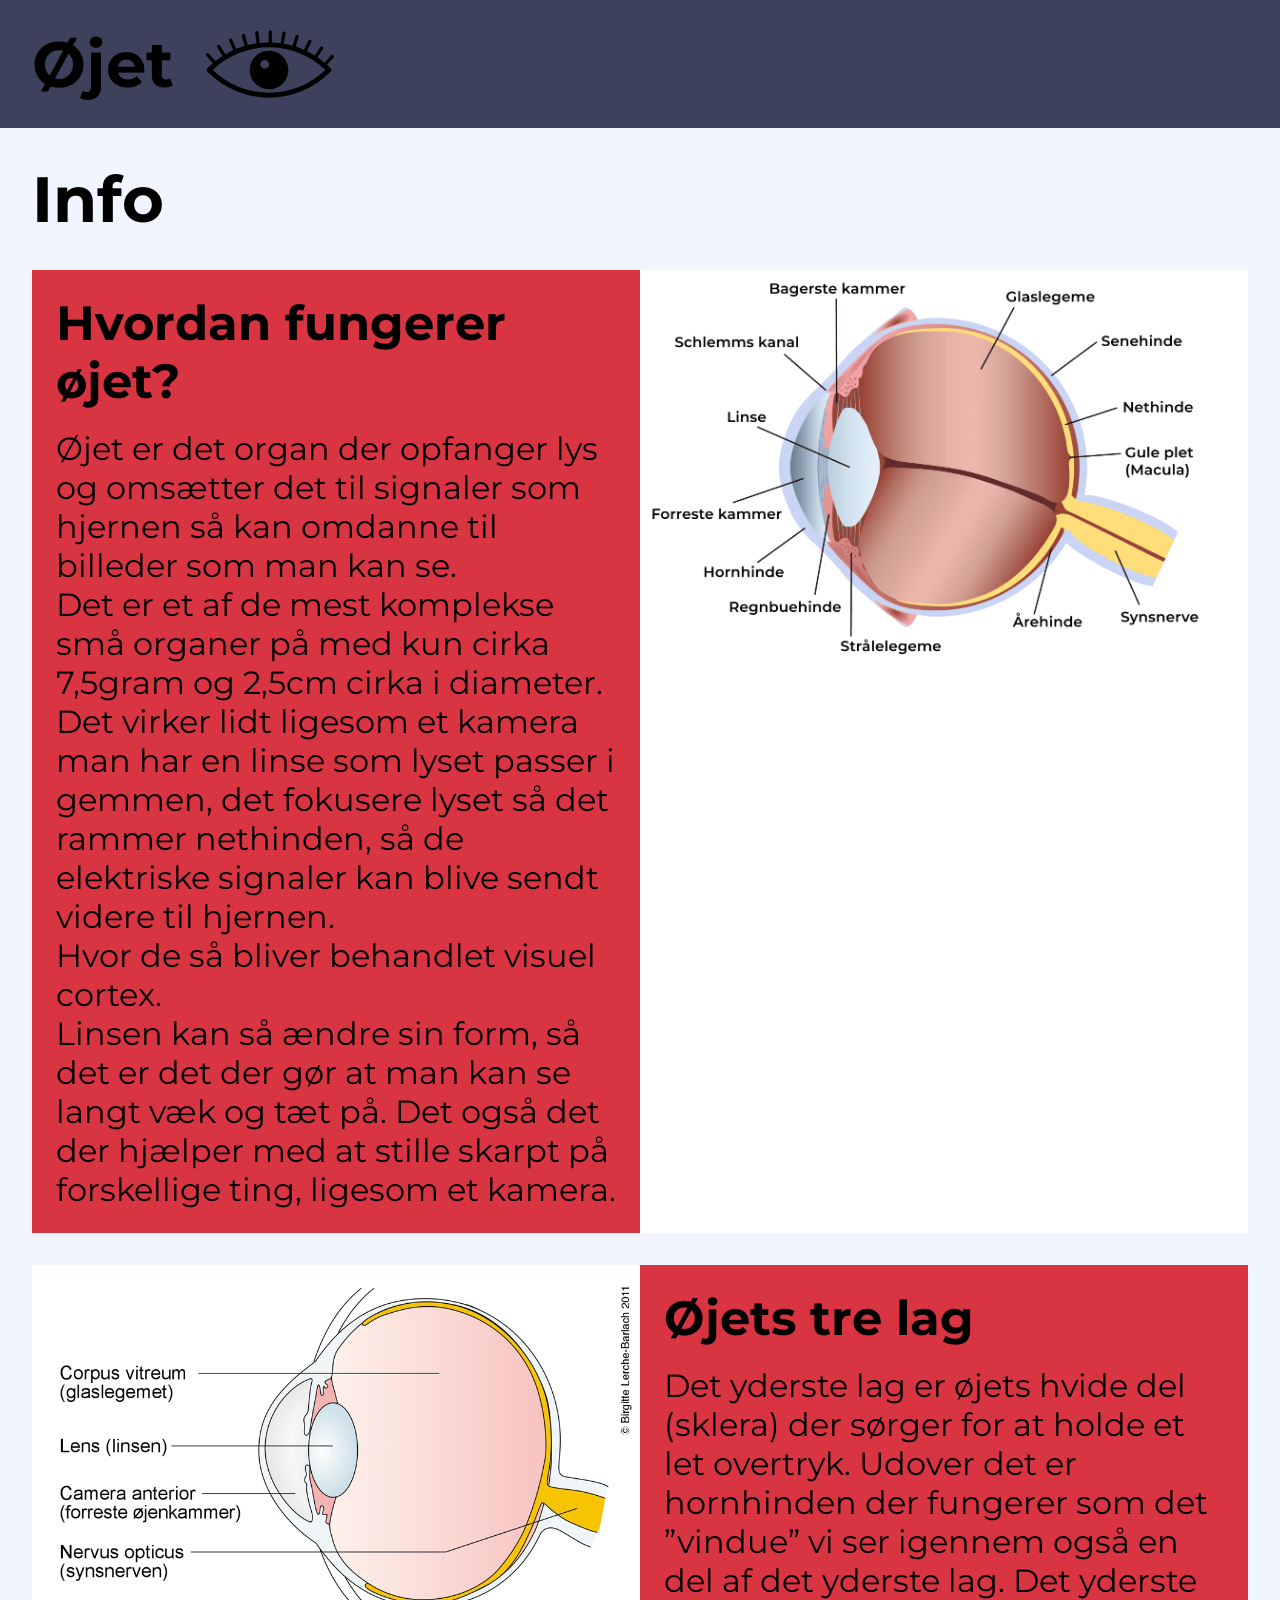
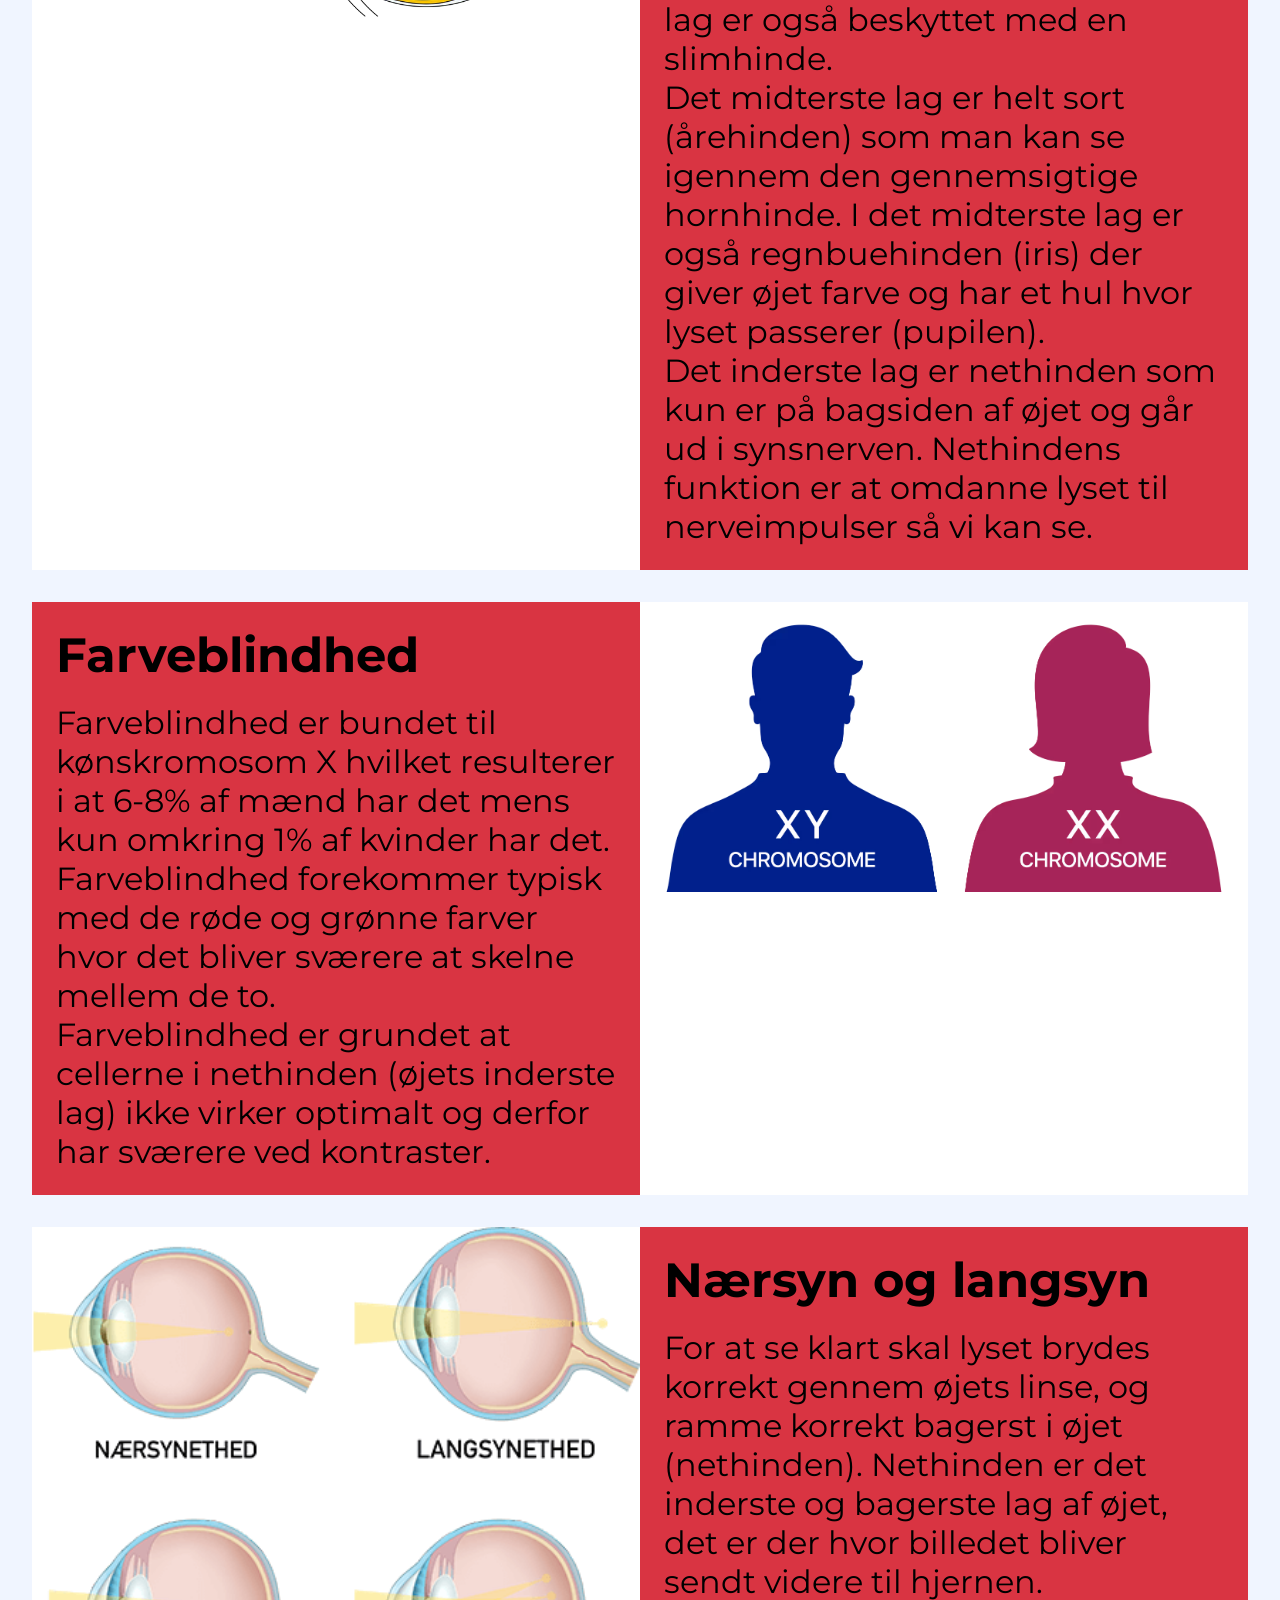
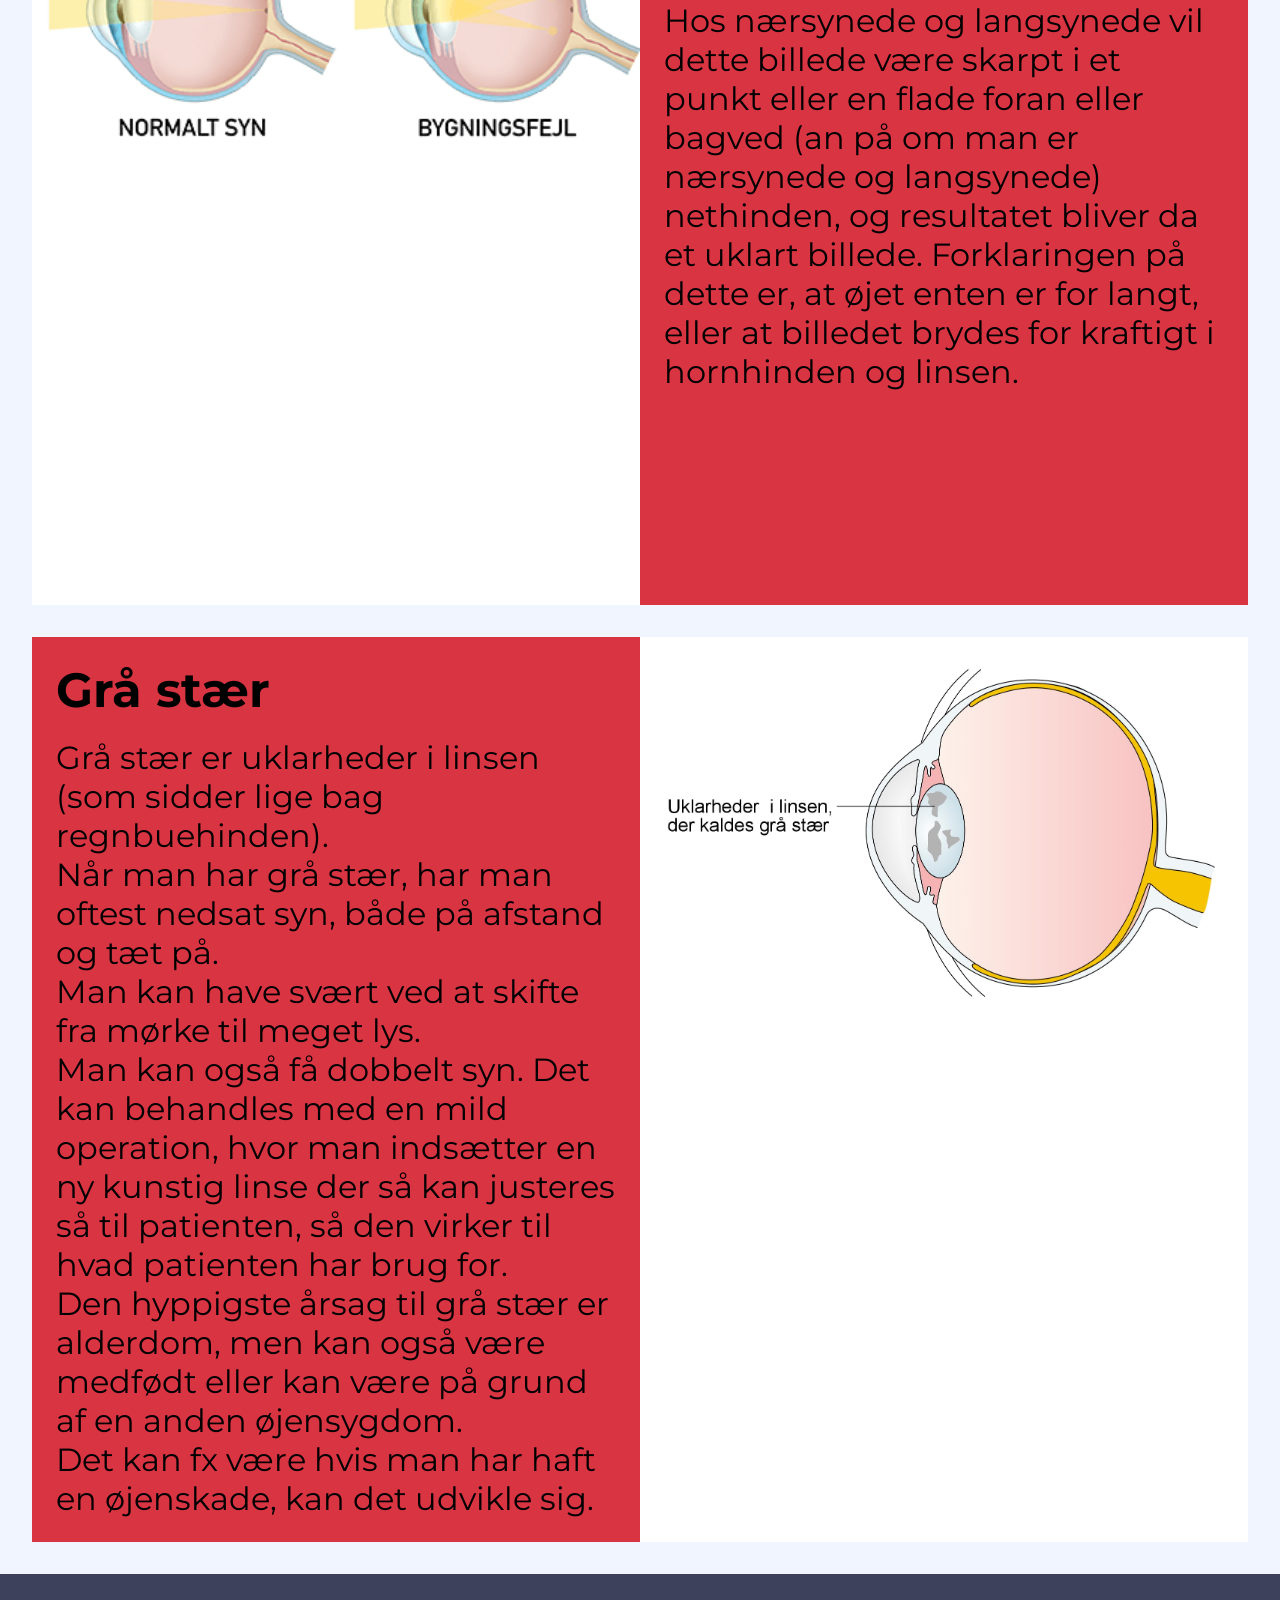
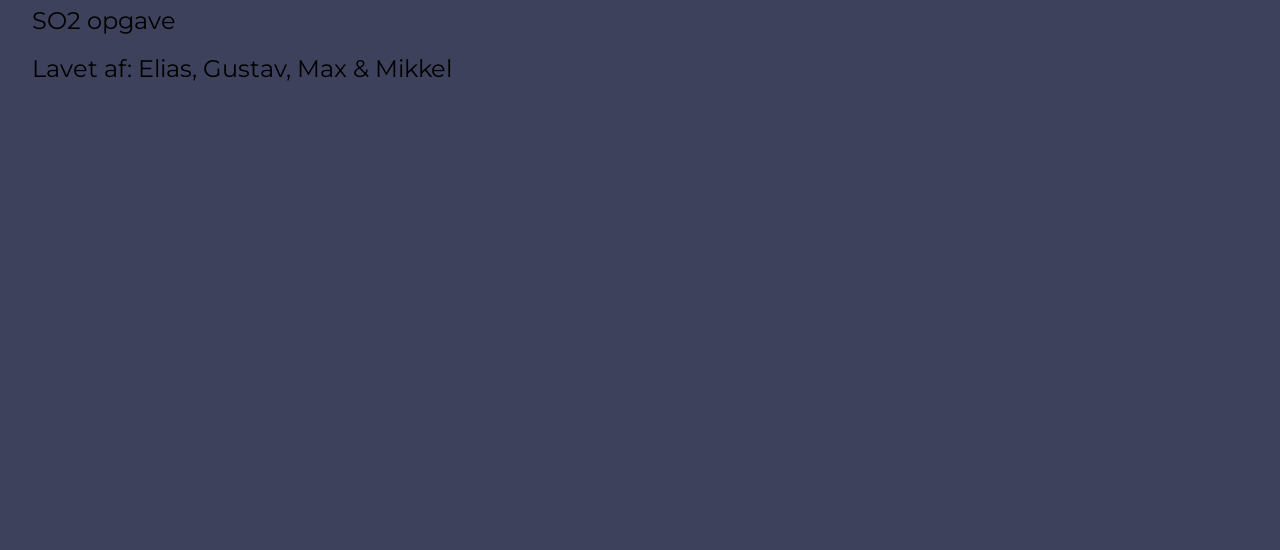
<file: info.html>
<!DOCTYPE html>
<html>  
<meta charset="UTF-8"> 
<head>
  <link href='https://fonts.googleapis.com/css?family=Montserrat' rel='stylesheet'>
  <link href="style/style.css" rel="stylesheet" type="text/css">
  <link href="style/general.css" rel="stylesheet" type="text/css">
  <script src="components/header.js" type="text/javascript" defer></script>
  <script src="components/footer.js" type="text/javascript" defer></script>
  <script src="button.js" type="text/javascript" defer></script>
  <title>SO2 Øjet</title>
  <link rel="icon" href="assets/icon.ico" type="image/x-icon"> 
</head>
<body>
  <header-component></header-component>
  <h1 class="title">Info</h1>
  <div class="grid">
    <div class="text">
      <h2>Hvordan fungerer øjet?</h2>
      <br>
      <p>Øjet er det organ der opfanger lys og omsætter det til signaler som hjernen så kan omdanne til billeder som man kan se. <br> Det er et af de mest komplekse små organer på med kun cirka 7,5gram og  2,5cm cirka i diameter. <br> Det virker lidt ligesom et kamera man har en linse som lyset passer i gemmen, det fokusere lyset så det rammer nethinden, så de elektriske signaler kan blive sendt videre til hjernen. <br> Hvor de så bliver behandlet visuel cortex. <br> Linsen kan så ændre sin form, så det er det der gør at man kan se langt væk og tæt på. Det også det der hjælper med at stille skarpt på forskellige ting, ligesom et kamera.</p>
    </div>
    <div class="image" style="background-image: url(assets/front-picture-1.png);">
    </div>
    <div class="image" style="background-image: url(assets/picture-3-lag.png);">
    </div>
    <div class="text">
      <h2>Øjets tre lag</h2>
      <br>
      <p>Det yderste lag er øjets hvide del (sklera) der sørger for at holde et let overtryk. Udover det er hornhinden der fungerer som det ”vindue” vi ser igennem også en del af det yderste lag. Det yderste lag er også beskyttet med en slimhinde. <br> Det midterste lag er helt sort (årehinden) som man kan se igennem den gennemsigtige hornhinde. I det midterste lag er også regnbuehinden (iris) der giver øjet farve og har et hul hvor lyset passerer (pupilen). <br> Det inderste lag er nethinden som kun er på bagsiden af øjet og går ud i synsnerven. Nethindens funktion er at omdanne lyset til nerveimpulser så vi kan se.</p>
    </div>
    <div class="text">
      <h2>Farveblindhed</h2>
      <br>
      <p>Farveblindhed er bundet til kønskromosom X hvilket resulterer i at 6-8% af mænd har det mens kun omkring 1% af kvinder har det. <br> Farveblindhed forekommer typisk med de røde og grønne farver hvor det bliver sværere at skelne mellem de to. <br> Farveblindhed er grundet at cellerne i nethinden (øjets inderste lag) ikke virker optimalt og derfor har sværere ved kontraster.</p>
    </div>
    <div class="image" style="background-image: url(assets/man-and-woman-xx-xy.png);">
    </div>
    <div class="image" style="background-image: url(assets/syn.png);">
    </div>
    <div class="text">
      <h2>Nærsyn og langsyn</h2>
      <br>
      <p>For at se klart skal lyset brydes korrekt gennem øjets linse, og ramme korrekt bagerst i øjet (nethinden). Nethinden er det inderste og bagerste lag af øjet, det er der hvor billedet bliver sendt videre til hjernen. <br> Hos nærsynede og langsynede vil dette billede være skarpt i et punkt eller en flade foran eller bagved (an på om man er nærsynede og langsynede) nethinden, og resultatet bliver da et uklart billede. Forklaringen på dette er, at øjet enten er for langt, eller at billedet brydes for kraftigt i hornhinden og linsen.</p>
      <br><br><br><br><br><br><br><br><br><br>
    </div>
    <div class="text">
      <h2>Grå stær</h2>
      <br>
      <p>Grå stær er uklarheder i linsen (som sidder lige bag regnbuehinden). <br> Når man har grå stær, har man oftest nedsat syn, både på afstand og tæt på. <br> Man kan have svært ved at skifte fra mørke til meget lys. <br> Man kan også få dobbelt syn. Det kan behandles med en mild operation, hvor man indsætter en ny kunstig linse der så kan justeres så til patienten, så den virker til hvad patienten har brug for. <br> Den hyppigste årsag til grå stær er alderdom, men kan også være medfødt eller kan være på grund af en anden øjensygdom. <br> Det kan fx være hvis man har haft en øjenskade, kan det udvikle sig.</p>
    </div>
    <div class="image" style="background-image: url(assets/gra-str.png);">
    </div>
  </div>
  <footer-component></footer-component>
</body>
</file>
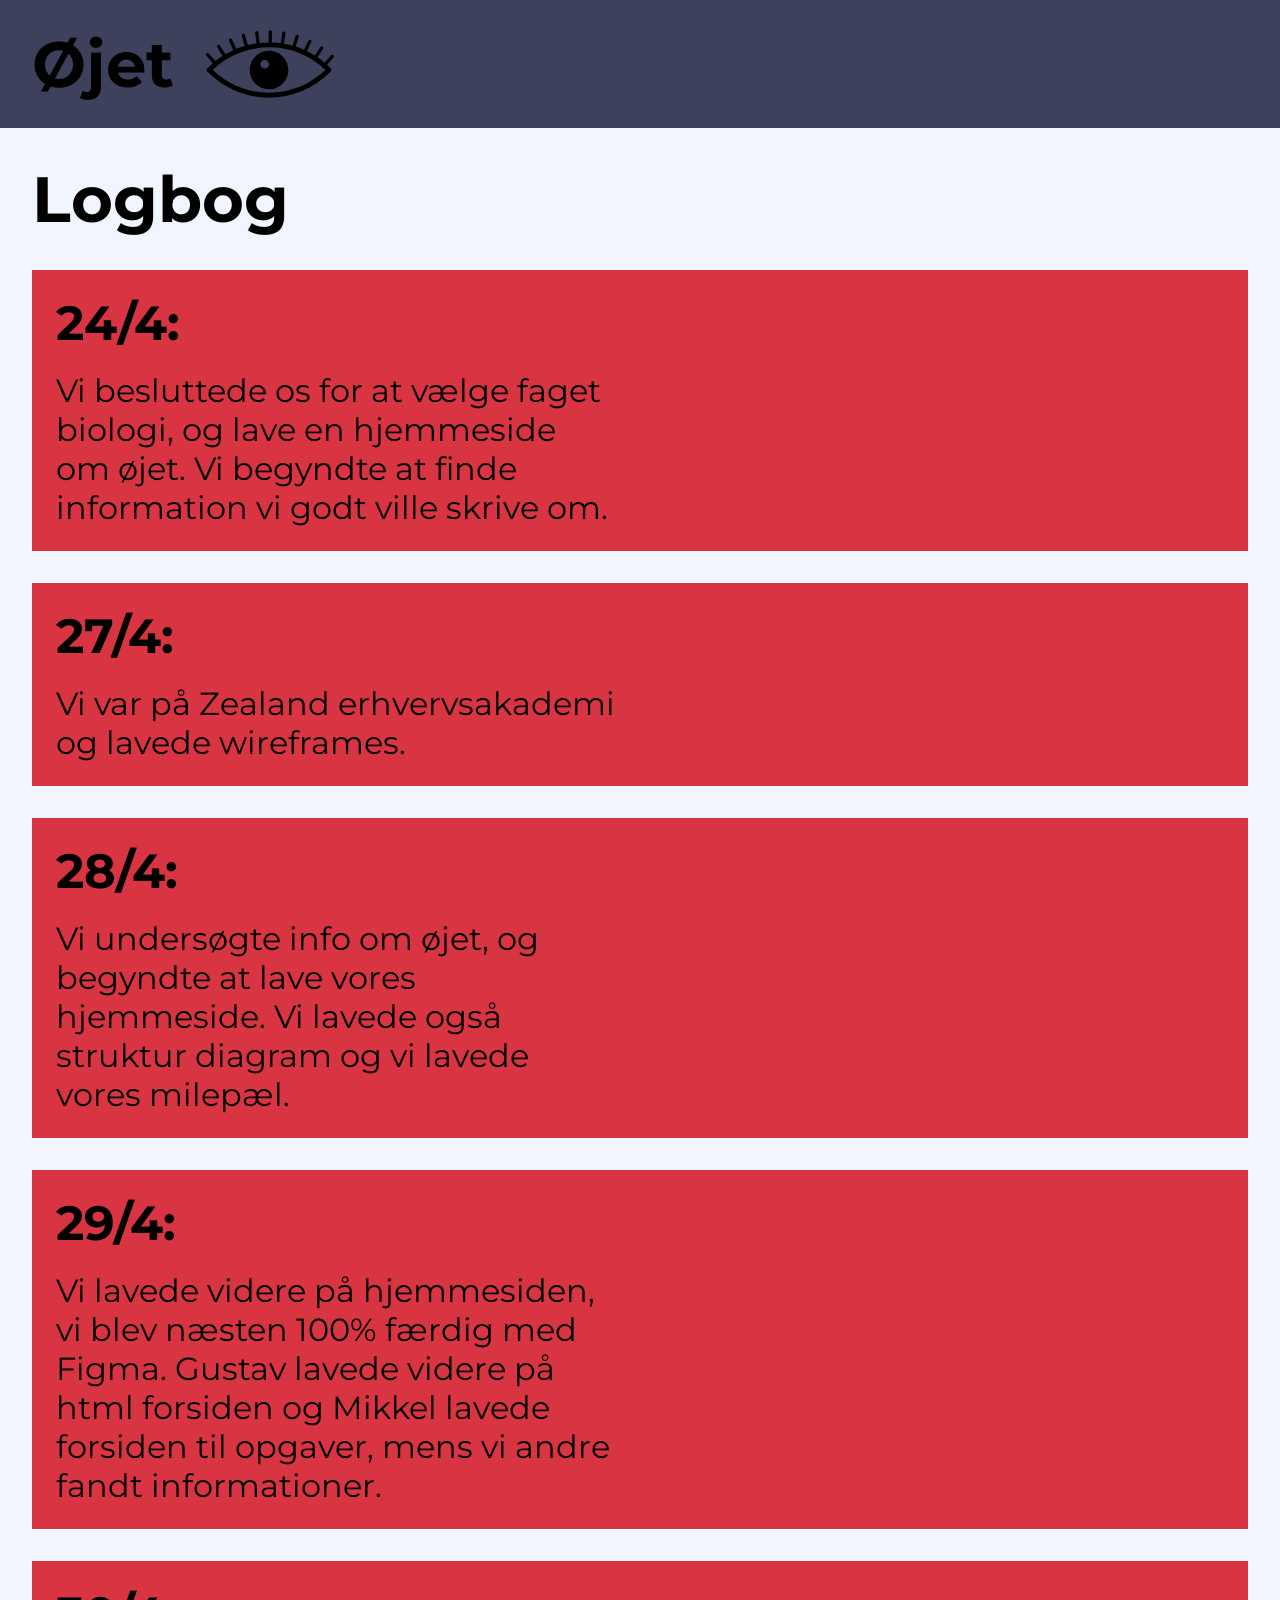
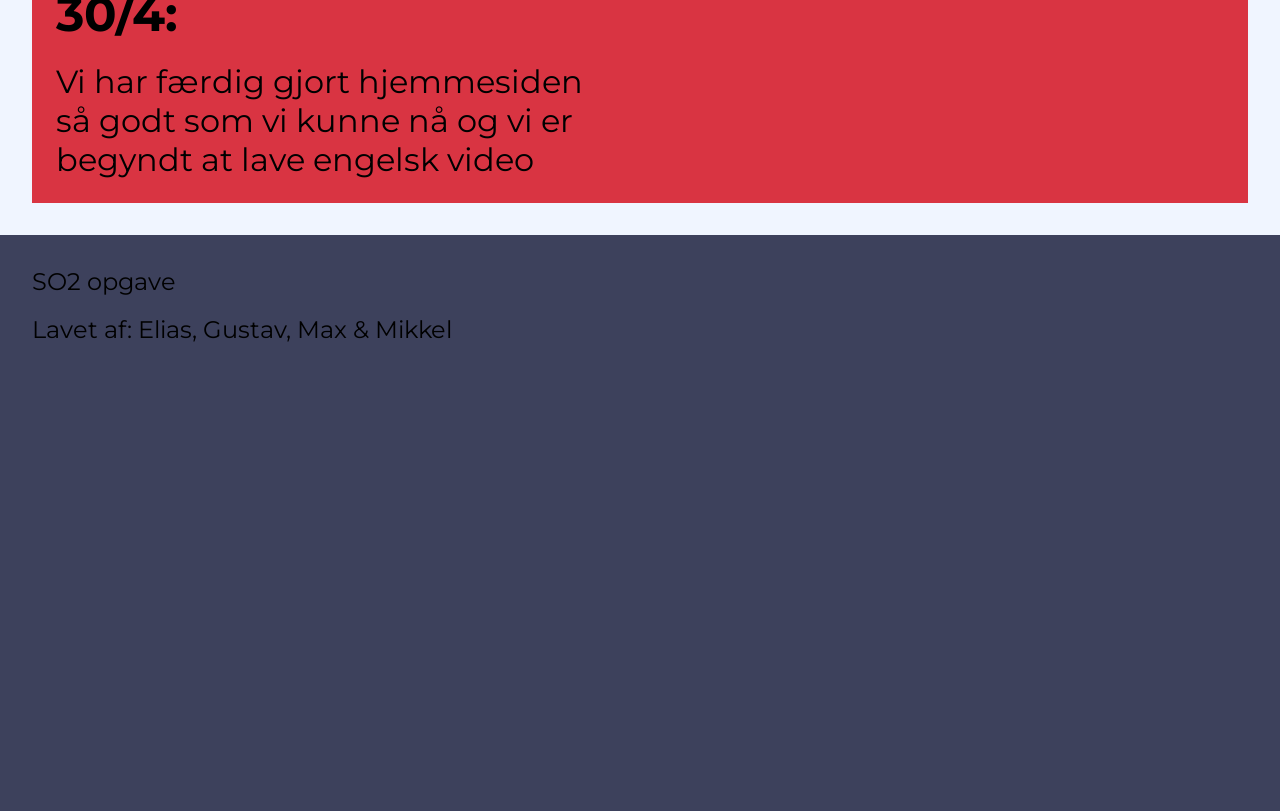
<file: logbog.html>
<!DOCTYPE html>
<html>  
<meta charset="UTF-8"> 
<head>
  <link href='https://fonts.googleapis.com/css?family=Montserrat' rel='stylesheet'>
  <link href="style/style.css" rel="stylesheet" type="text/css">
  <link href="style/general.css" rel="stylesheet" type="text/css">
  <script src="components/header.js" type="text/javascript" defer></script>
  <script src="components/footer.js" type="text/javascript" defer></script>
  <script src="button.js" type="text/javascript" defer></script>
  <title>SO2 Øjet</title>
  <link rel="icon" href="assets/icon.ico" type="image/x-icon"> 
</head>
<body>
  <header-component></header-component>
  <h1 class="title">Logbog</h1>
  <div class="grid">
    <div class="text">
      <h2>24/4:</h2>
      <br>
      <p>Vi besluttede os for at vælge faget biologi, og lave en hjemmeside om øjet. Vi begyndte at finde information vi godt ville skrive om.</p>
    </div>
    <div class="text">
    </div>
    <div class="text">
      <h2>27/4:</h2>
      <br>
      <p>Vi var på Zealand erhvervsakademi og lavede wireframes.</p>
    </div>
    <div class="text">
    </div>
    <div class="text">
      <h2>28/4:</h2>
      <br>
      <p>Vi undersøgte info om øjet, og begyndte at lave vores hjemmeside. Vi lavede også struktur diagram og vi lavede vores milepæl.</p>
    </div>
    <div class="text">
    </div>  
    <div class="text">
      <h2>29/4:</h2>
      <br>
      <p>Vi lavede videre på hjemmesiden, vi blev næsten 100% færdig med Figma. Gustav lavede videre på html forsiden og Mikkel lavede forsiden til opgaver, mens vi andre fandt informationer.</p>
    </div>
    <div class="text">
    </div>
    <div class="text">
      <h2>30/4:</h2>
      <br>
      <p>Vi har færdig gjort hjemmesiden så godt som vi kunne nå og vi er begyndt at lave engelsk video</p>
    </div>
    <div class="text">
    </div>
  </div>
  <footer-component></footer-component>
</body>
</file>
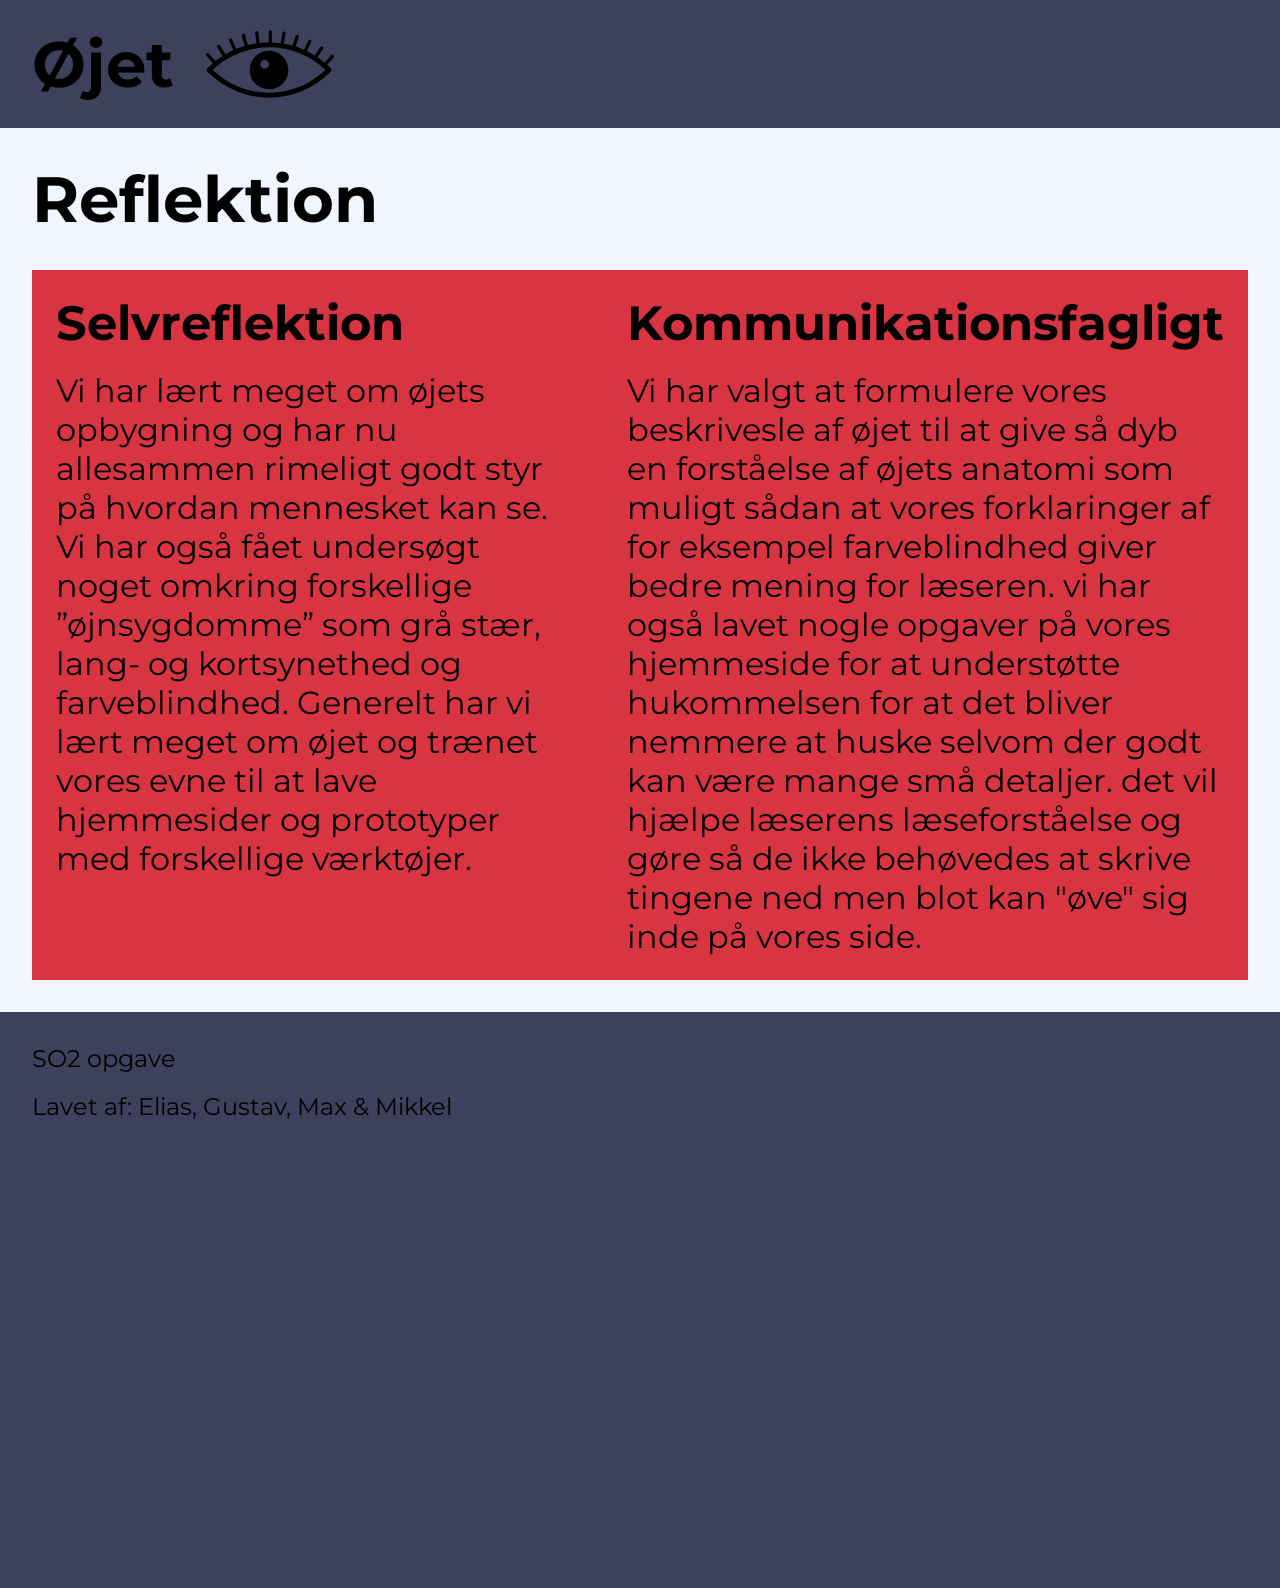
<file: reflektion.html>
<!DOCTYPE html>
<html>  
<meta charset="UTF-8"> 
<head>
  <link href='https://fonts.googleapis.com/css?family=Montserrat' rel='stylesheet'>
  <link href="style/style.css" rel="stylesheet" type="text/css">
  <link href="style/general.css" rel="stylesheet" type="text/css">
  <script src="components/header.js" type="text/javascript" defer></script>
  <script src="components/footer.js" type="text/javascript" defer></script>
  <script src="button.js" type="text/javascript" defer></script>
  <title>SO2 Øjet</title>
  <link rel="icon" href="assets/icon.ico" type="image/x-icon"> 
</head>
<body>
  <header-component></header-component>
  <h1 class="title">Reflektion</h1>
  <div class="grid">
    <div class="text">
      <h2>Selvreflektion</h2>
      <br>
      <p>Vi har lært meget om øjets opbygning og har nu allesammen rimeligt godt styr på hvordan mennesket kan se. Vi har også fået undersøgt noget omkring forskellige ”øjnsygdomme” som grå stær, lang- og kortsynethed og farveblindhed. Generelt har vi lært meget om øjet og trænet vores evne til at lave hjemmesider og prototyper med forskellige værktøjer.</p>
    </div>
    <div class="text">
      <h2>Kommunikationsfagligt</h2>
      <br>
      <p>Vi har valgt at formulere vores beskrivesle af øjet til at give så dyb en forståelse af øjets anatomi som muligt sådan at vores forklaringer af for eksempel farveblindhed giver bedre mening for læseren. vi har også lavet nogle opgaver på vores hjemmeside for at understøtte hukommelsen for at det bliver nemmere at huske selvom der godt kan være mange små detaljer. det vil hjælpe læserens læseforståelse og gøre så de ikke behøvedes at skrive tingene ned men blot kan "øve" sig inde på vores side.</p>
    </div>
  </div>
  <footer-component></footer-component>
</body>
</file>
<file: style/style.css>
html {
  color: #000000;
}

body {
  background-color: #F0F5FF;
  font-family: Montserrat;
  margin: 0px;
}

h1 {
  font-size: 64px;
  margin: 0px;
}

h2 {
  font-size: 48px;
  margin: 0px;
}

p {
  font-size: 32px;
  margin: 0px;
}
</file>
<file: style/general.css>
.title {
  margin: 32px;
}

.grid {
  margin: 32px;
  display: grid;
  grid-gap: 32px 0px;
  grid-template-columns: repeat(2, 1fr);
}

.text {
  min-height: 128px;
  background-color: #D93442;
  padding: 24px;
}

.image {
  background-color: #FFFFFF;
  background-size: 100%;
  background-repeat: no-repeat;
}
</file>
